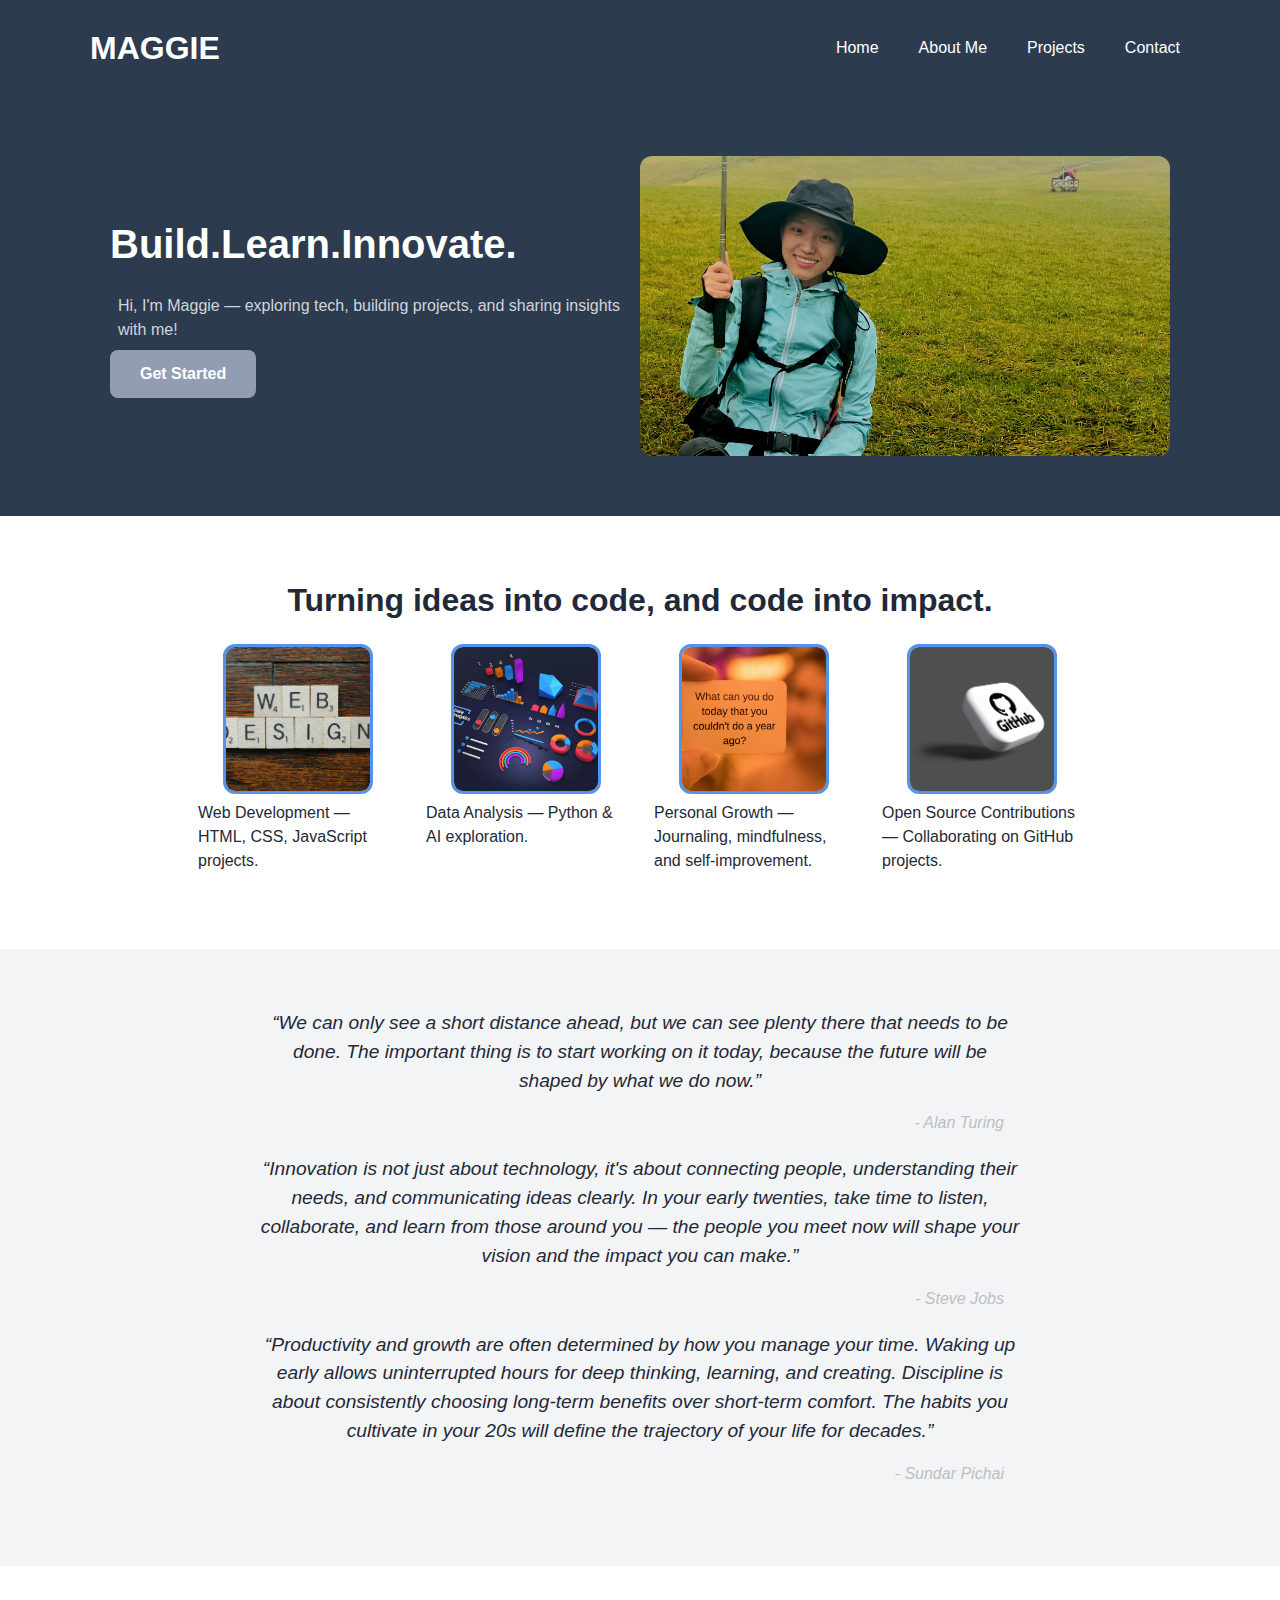
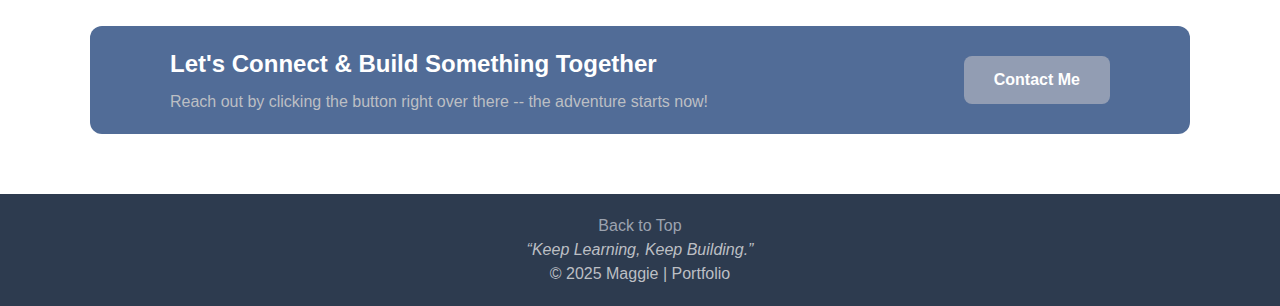
<file: index.html>
<!DOCTYPE html>
<html lang="en">
<head>
    <meta charset="UTF-8">
    <meta name="viewport" content="width=device-width, initial-scale=1.0">
    <title>Maggie Portfolio</title>
    <link rel="stylesheet" href="style.css">
</head>

<body>
    <!-- Header 区域 -->
    <header class="header">
        <div class="container">
        <div class="logo"><a href="index.html">MAGGIE</a></div>
        <nav>
            <ul class="nav">
                <li><a href="index.html">Home</a></li>
                <li><a href="about.html">About Me</a></li>
                <li><a href="projects.html">Projects</a></li>
                <li><a href="contact.html">Contact</a></li>
            </ul>
        </nav>
        </div>
    </header>

    <!-- Hero 区域 -->
    <div class="hero">
        <div class="container">
            <div class="hero-text">
                <h1>Build.Learn.Innovate.</h1>
                <p>Hi, I'm Maggie — exploring tech, building projects, and sharing insights with me!</p>
                <button class="hero-button">Get Started</button>
            </div>
            <div class="hero-image"></div>
        </div>
    </div>

    <!-- 四卡片内容区 -->
    <div class="content">
        <div class="container">
            <h2>Turning ideas into code, and code into impact.</h2>
            <div class="cards">
                <div class="card">
                    <a href="links">
                        <img src="images/web-develop.webp" alt="Web Development" class="card-img">
                    </a>
                    <p>Web Development — HTML, CSS, JavaScript projects.</p>
                </div>

                <div class="card">
                    <a href="links">
                        <img src="images/data-analysis.webp" alt="Data Analysis" class="card-img">
                    </a>
                    <p>Data Analysis — Python & AI exploration.</p>
                </div>

                <div class="card">
                    <a href="links">
                        <img src="images/personal-growth.webp" alt="Personal Growth" class="card-img">
                    </a>
                    <p>Personal Growth — Journaling, mindfulness, and self-improvement.</p>
                </div>

                <div class="card">
                    <a href="links">
                        <img src="images/open-sourse.webp" alt="Open Source Contributions" class="card-img">
                    </a>
                    <p>Open Source Contributions — Collaborating on GitHub projects.</p>
                </div>
            </div>
        </div>
    </div>

    <!-- Quote 区域 -->
    <div class="quote">
        <div class="container">
            <p class="quote-text">“We can only see a short distance ahead, but we can see plenty there that needs to be done. The important thing is to start working on it today, because the future will be shaped by what we do now.”</p>
            <span class="quote-author">- Alan Turing</span>
            <p class="quote-text">“Innovation is not just about technology, it's about connecting people, understanding their needs, and communicating ideas clearly. In your early twenties, take time to listen, collaborate, and learn from those around you — the people you meet now will shape your vision and the impact you can make.”</p>
            <span class="quote-author">- Steve Jobs</span>
            <p class="quote-text">“Productivity and growth are often determined by how you manage your time. Waking up early allows uninterrupted hours for deep thinking, learning, and creating. Discipline is about consistently choosing long-term benefits over short-term comfort. The habits you cultivate in your 20s will define the trajectory of your life for decades.”</p>
            <span class="quote-author">- Sundar Pichai</span>
        </div>
    </div>

    <!-- CTA 区域 -->
    <div class="cta">
    <div class="container">
        <div class="cta-text">
            <h3>Let's Connect & Build Something Together</h3>
            <p>Reach out by clicking the button right over there -- the adventure starts now!</p>
        </div>

        <div class="contact-dropdown">
            <button class="cta-button">Contact Me</button>
            <div class="contact-menu">
                <a href="mailto:cy2468729484@gmail.com" target="_blank">Email</a>
                <a href="https://www.instagram.com/lsyw.cici" target="_blank">Instagram</a>
            </div>
        </div>
    </div>
    </div>

    <!-- Footer -->
    <footer class="footer">
        <div class="container">
            <a href="#top">Back to Top</a>
            <p><em>“Keep Learning, Keep Building.”</em></p>
            <p>© 2025 Maggie | Portfolio</p>
        </div>
    </footer>
</body>
</html>
</file>
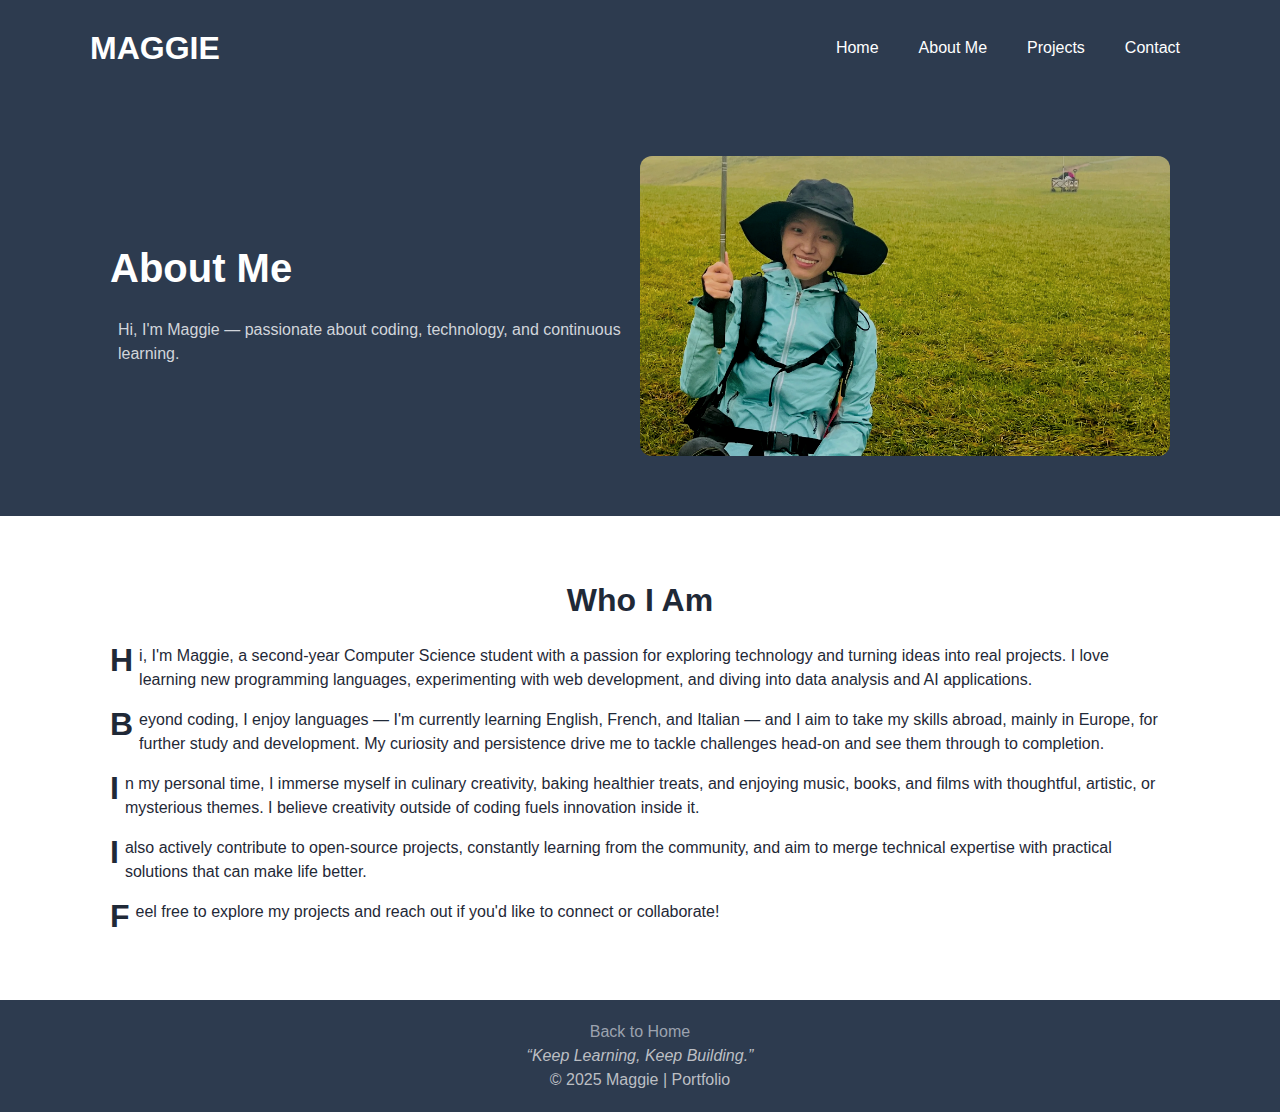
<file: about.html>
<!DOCTYPE html>
<html lang="en">
<head>
    <meta charset="UTF-8">
    <meta name="viewport" content="width=device-width, initial-scale=1.0">
    <title>About Me</title>
    <link rel="stylesheet" href="style.css">
</head>
<body>
    <!-- Header 区域 -->
    <header class="header">
        <div class="container">
            <div class="logo"><a href="index.html">MAGGIE</a></div>
            <nav>
                <ul class="nav">
                    <li><a href="index.html">Home</a></li>
                    <li><a href="about.html">About Me</a></li>
                    <li><a href="projects.html">Projects</a></li>
                    <li><a href="contact.html">Contact</a></li>
                </ul>
            </nav>
        </div>
    </header>

    <!-- Hero 区域 -->
    <div class="hero">
        <div class="container">
            <div class="hero-text">
                <h1>About Me</h1>
                <p>Hi, I'm Maggie — passionate about coding, technology, and continuous learning.</p>
            </div>
            <div class="hero-image"></div>
        </div>
    </div>

    <!-- About 内容区 -->
    <div class="content">
    <div class="container">
        <h2>Who I Am</h2>
        <p><span class="dropcap">H</span>i, I'm Maggie, a second-year Computer Science student with a passion for exploring technology and turning ideas into real projects. I love learning new programming languages, experimenting with web development, and diving into data analysis and AI applications.</p>

        <p><span class="dropcap">B</span>eyond coding, I enjoy languages — I'm currently learning English, French, and Italian — and I aim to take my skills abroad, mainly in Europe, for further study and development. My curiosity and persistence drive me to tackle challenges head-on and see them through to completion.</p>

        <p><span class="dropcap">I</span>n my personal time, I immerse myself in culinary creativity, baking healthier treats, and enjoying music, books, and films with thoughtful, artistic, or mysterious themes. I believe creativity outside of coding fuels innovation inside it.</p>

        <p><span class="dropcap">I</span> also actively contribute to open-source projects, constantly learning from the community, and aim to merge technical expertise with practical solutions that can make life better.</p>

        <p><span class="dropcap">F</span>eel free to explore my projects and reach out if you'd like to connect or collaborate!</p>
    </div>
    </div>




    <!-- Footer 区域 -->
    <footer class="footer">
        <div class="container">
            <a href="index.html">Back to Home</a>
            <p><em>“Keep Learning, Keep Building.”</em></p>
            <p>© 2025 Maggie | Portfolio</p>
        </div>
    </footer>
</body>
</html>
</file>
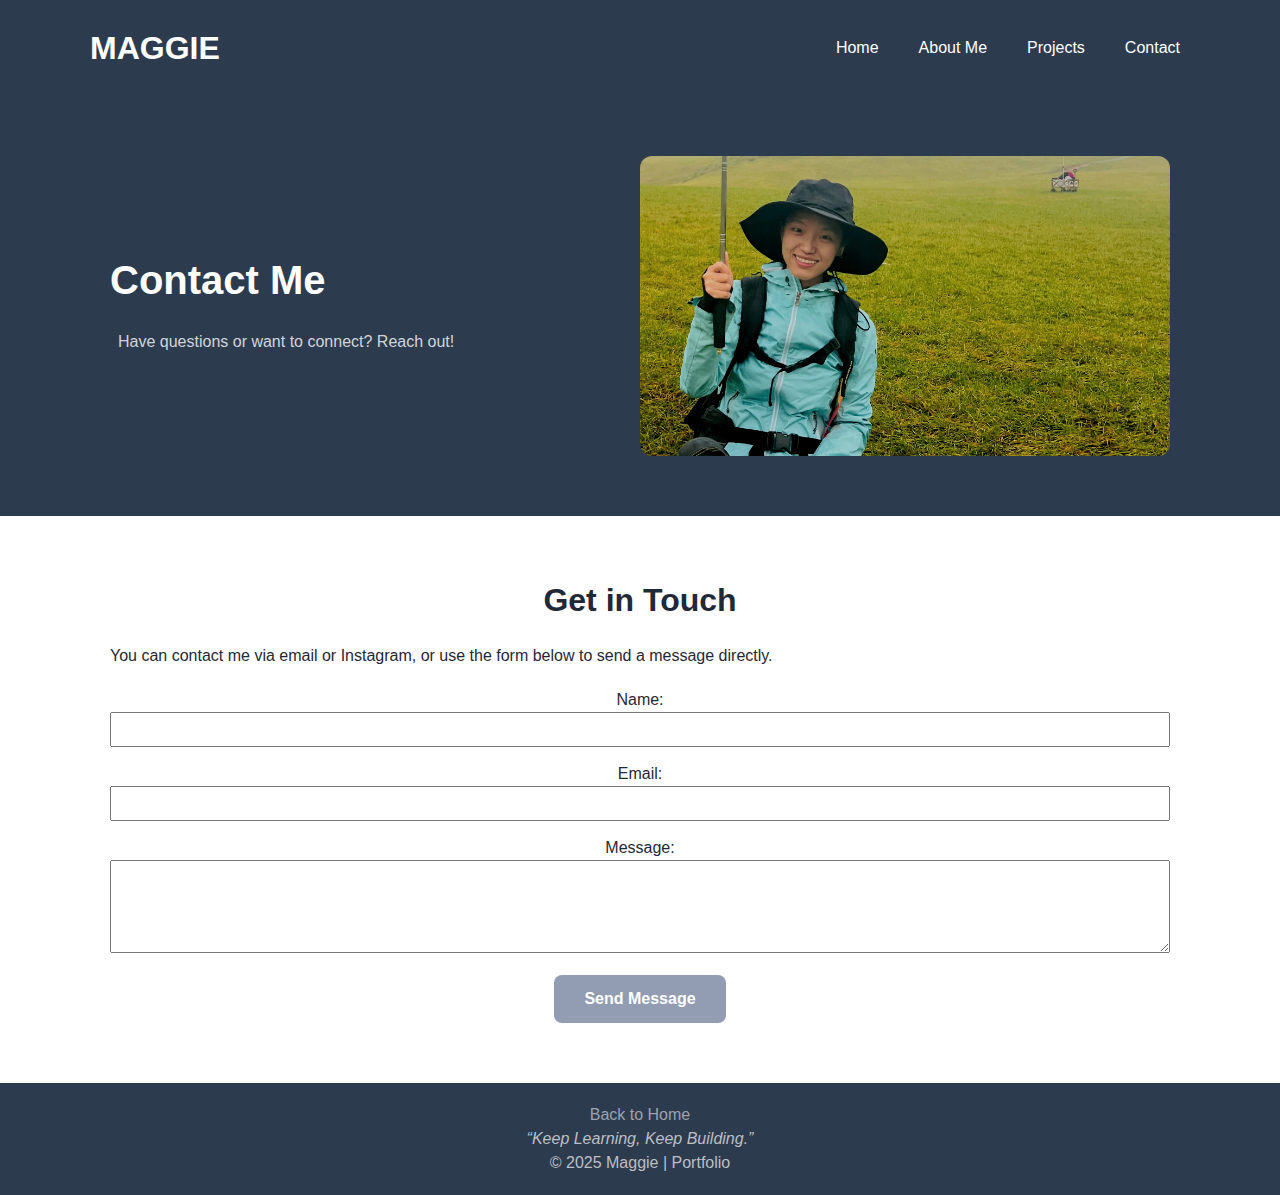
<file: contact.html>
<!DOCTYPE html>
<html lang="en">
<head>
    <meta charset="UTF-8">
    <meta name="viewport" content="width=device-width, initial-scale=1.0">
    <title>Contact Me</title>
    <link rel="stylesheet" href="style.css">
</head>
<body>
    <!-- Header 区域 -->
    <header class="header">
        <div class="container">
            <div class="logo"><a href="index.html">MAGGIE</a></div>
            <nav>
                <ul class="nav">
                    <li><a href="index.html">Home</a></li>
                    <li><a href="about.html">About Me</a></li>
                    <li><a href="projects.html">Projects</a></li>
                    <li><a href="contact.html">Contact</a></li>
                </ul>
            </nav>
        </div>
    </header>

    <!-- Hero 区域 -->
    <div class="hero">
        <div class="container">
            <div class="hero-text">
                <h1>Contact Me</h1>
                <p>Have questions or want to connect? Reach out!</p>
            </div>
            <div class="hero-image"></div>
        </div>
    </div>

    <!-- Contact 内容区 -->
    <div class="content">
        <div class="container">
            <h2>Get in Touch</h2>
            <p>You can contact me via email or Instagram, or use the form below to send a message directly.</p>

            <form action="#" method="POST" style="margin-top: 20px;">
                <label for="name">Name:</label><br>
                <input type="text" id="name" name="name" style="padding:8px; width:100%; margin-bottom:15px;"><br>

                <label for="email">Email:</label><br>
                <input type="email" id="email" name="email" style="padding:8px; width:100%; margin-bottom:15px;"><br>

                <label for="message">Message:</label><br>
                <textarea id="message" name="message" rows="5" style="padding:8px; width:100%; margin-bottom:15px;"></textarea><br>

                <button type="submit" class="hero-button">Send Message</button>
            </form>
        </div>
    </div>

    <!-- Footer 区域 -->
    <footer class="footer">
        <div class="container">
            <a href="index.html">Back to Home</a>
            <p><em>“Keep Learning, Keep Building.”</em></p>
            <p>© 2025 Maggie | Portfolio</p>
        </div>
    </footer>
</body>
</html>
</file>
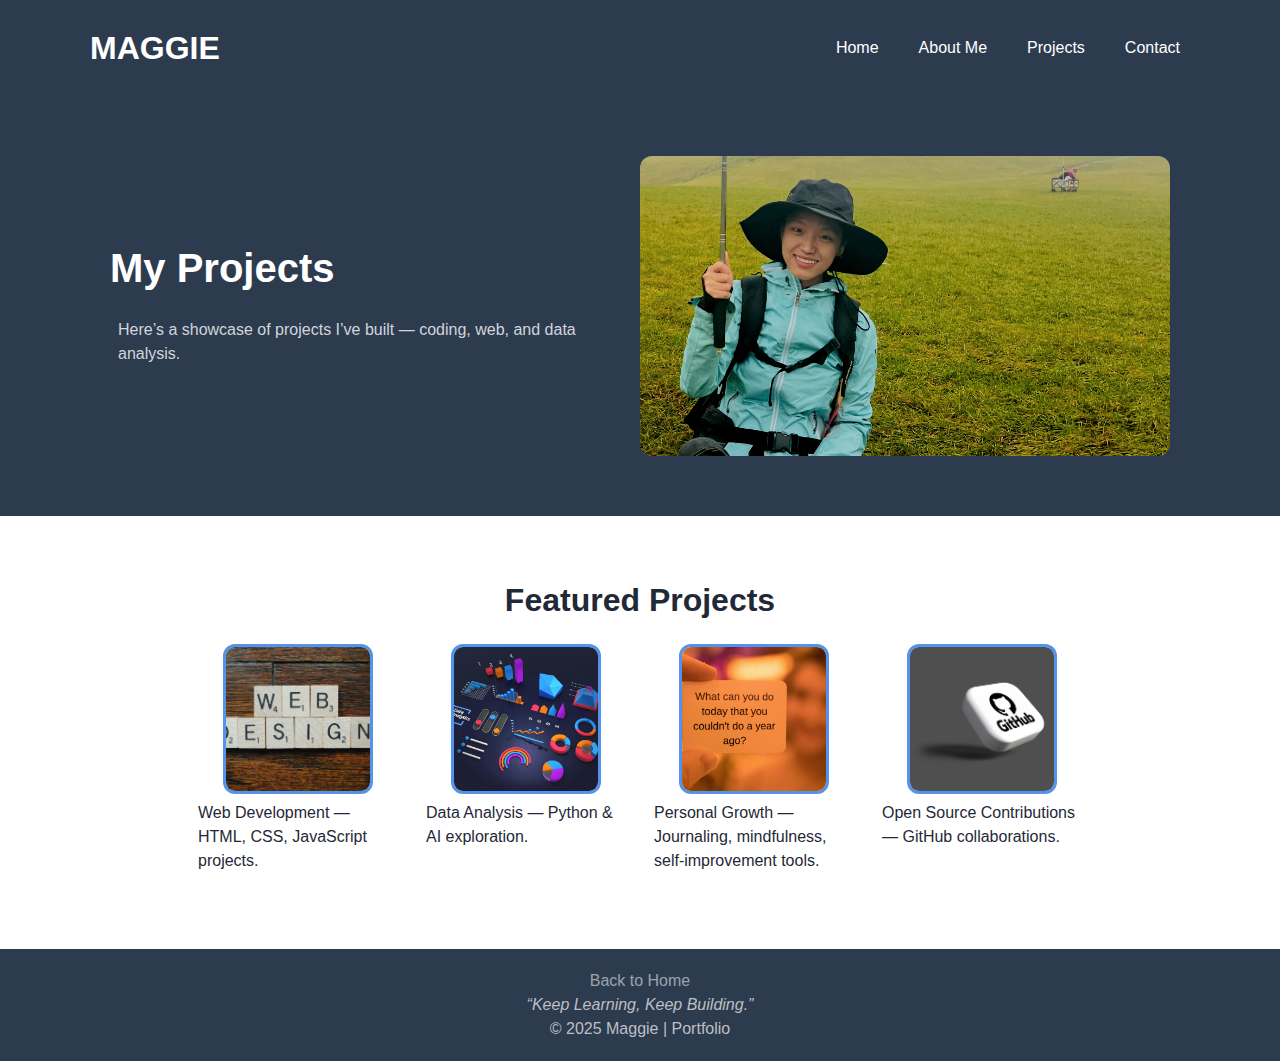
<file: projects.html>
<!DOCTYPE html>
<html lang="en">
<head>
    <meta charset="UTF-8">
    <meta name="viewport" content="width=device-width, initial-scale=1.0">
    <title>Projects</title>
    <link rel="stylesheet" href="style.css">
</head>
<body>
    <!-- Header 区域 -->
    <header class="header">
        <div class="container">
            <div class="logo"><a href="index.html">MAGGIE</a></div>
            <nav>
                <ul class="nav">
                    <li><a href="index.html">Home</a></li>
                    <li><a href="about.html">About Me</a></li>
                    <li><a href="projects.html">Projects</a></li>
                    <li><a href="contact.html">Contact</a></li>
                </ul>
            </nav>
        </div>
    </header>

    <!-- Hero 区域 -->
    <div class="hero">
        <div class="container">
            <div class="hero-text">
                <h1>My Projects</h1>
                <p>Here’s a showcase of projects I’ve built — coding, web, and data analysis.</p>
            </div>
            <div class="hero-image"></div>
        </div>
    </div>

    <!-- Projects 内容区 -->
    <div class="content">
        <div class="container">
            <h2>Featured Projects</h2>
            <div class="cards">
                <div class="card">
                    <a href="#">
                        <img src="images/web-develop.webp" alt="Web Development" class="card-img">
                    </a>
                    <p>Web Development — HTML, CSS, JavaScript projects.</p>
                </div>
                <div class="card">
                    <a href="#">
                        <img src="images/data-analysis.webp" alt="Data Analysis" class="card-img">
                    </a>
                    <p>Data Analysis — Python & AI exploration.</p>
                </div>
                <div class="card">
                    <a href="#">
                        <img src="images/personal-growth.webp" alt="Personal Growth" class="card-img">
                    </a>
                    <p>Personal Growth — Journaling, mindfulness, self-improvement tools.</p>
                </div>
                <div class="card">
                    <a href="#">
                        <img src="images/open-sourse.webp" alt="Open Source" class="card-img">
                    </a>
                    <p>Open Source Contributions — GitHub collaborations.</p>
                </div>
            </div>
        </div>
    </div>


    <!-- Footer 区域 -->
    <footer class="footer">
        <div class="container">
            <a href="index.html">Back to Home</a>
            <p><em>“Keep Learning, Keep Building.”</em></p>
            <p>© 2025 Maggie | Portfolio</p>
        </div>
    </footer>
</body>
</html>
</file>
<file: style.css>
/* Reset / variables */
* {box-sizing: border-box;}
:root {
  --max-w: 1100px; /* 最大宽度 */
  --gap: 20px; /* 间距 */
  --primary-color: #2d3b4f;
  --secondary-color: #516c97;
  --dark: #1f2937;
  --muted: #bcbfc4;
  --bg: #ffffff;    
  --button: #929db3;
  --accent-color: #5493eb;
}
body{
  margin:0;
  padding:0;
  font-family: Arial, "Helvetica Neue", Helvetica, sans-serif;
  color: var(--dark);
  background: var(--bg);
  line-height: 1.5;
}

/* Base（body, h1, p, a） */
.container {
  padding: 0 var(--gap);
  max-width: var(--max-w);
  margin: 0 auto;
  width: 100%;    
}
/* Typography */
h1,h2,h3,p { margin:0; } /* 去掉全局 margin，防止多余空白 */
h1 { font-size: 2.5rem; margin-bottom: var(--gap);}
h2 { font-size: 2rem; margin-bottom: var(--gap);}
h3 { font-size: 1.5rem; margin-bottom: 8px;}
p { color: var(--muted); }

/*links*/
a { color: inherit; text-decoration: none; }

.footer a {
    color: #9ca3af;
    transition: .2s;
    margin-bottom: 2px;
}

.footer a:hover {
    color: #fff;
}

/*headers*/
.header {
    width: 100%;         
    background: var(--primary-color);
    color: #fff;
}
.header .container {
    max-width: var(--max-w);
    display: flex;
    justify-content: space-between;
    align-items: center;
    padding: var(--gap) 0;
}

/*logos*/
.logo { font-weight: bold; font-size: 2rem; }
/* Nav */
.nav { display: flex; gap: var(--gap); }
.nav li { list-style: none; }
.nav a {
    padding: 10px;
    border-bottom: 2px solid transparent;
    transition: border-color 0.3s;
}
.nav a:hover { border-color: var(--accent-color); }

/*hero*/
.hero {
    background: var(--primary-color);
    color: #fff;
    padding: 60px 0;
}
.hero .container {
    display: flex;
    align-items: center;
    justify-content: space-between;
}
.hero-text { max-width: 50%; flex:1; }
.hero-text p { color: #d1d5db; margin:8px; }
.hero-image {
    width: 50%;
    min-height: 300px;
    border-radius: 12px;
    background-image: url('images/hero-image.webp');
    background-size: cover;
    background-position: center;
    filter: 
        brightness(0.85)     
        contrast(1.15)       
        saturate(0.90)     
        hue-rotate(-8deg);  
}

/* Buttons */
.hero-button,.cta-button{
    background: var(--button);
    color: #fff;
    border: none;
    padding: 15px 30px;
    border-radius: 8px;
    cursor: pointer;
    font-size: 1rem;
    font-weight: 600;
    transition: background 0.3s;
}
.hero-button:hover,.cta-button:hover {
    background: var(--accent-color);
    opacity:0.95;
}

/*content section*/ 
.content {
    padding: 60px 0; /* 统一间距 */
}
.content .container { text-align:center; }

/* Cards */
.cards{
    display:flex;
    gap: 28px;
    justify-content:center;
    flex-wrap: wrap;
}
.card{
    width: 200px;
    display:flex;
    flex-direction:column;
    align-items:center;
    text-align:center;
}
.card-img {
    width:150px;
    height:150px;
    border: 3px solid var(--accent-color);
    border-radius:12px;
    object-fit: cover;  
}

/*quote*/
.quote {
    background: #f3f4f6;
    padding: 60px 0; /* 统一间距 */
    font-style: italic;
    color: var(--muted);
}
.quote .container { max-width: 800px; }
.quote-text { font-style: italic; color: var(--dark); font-size: 1.2rem; text-align:center; }
.quote-author { display:block; margin:16px; margin-bottom:20px;color: var(--muted); font-weight:500; text-align:right;}

/*cta*/
.cta {
    color: #fff;
}
.cta .container {
    margin: 60px auto;
    padding: var(--gap) 80px;
    border-radius: 12px;
    background: #516c97;
    display: flex;
    align-items: center;
    justify-content: space-between;
    max-width: var(--max-w);
}

.contact-dropdown {
    position: relative;
}

.contact-menu {
    display: none;
    position: absolute;
    top: 100%;          /* <<< 关键：紧贴按钮底部 */
    right: 0;
    background: #fff;
    padding: 12px 0;
    border-radius: 10px;
    min-width: 160px;
    box-shadow: 0 4px 12px rgba(0,0,0,0.15);
    z-index: 10;
}

.contact-menu a {
    display: block;
    padding: 10px 20px;
    text-decoration: none;
    color: #516c97;
    font-weight: 500;
}

.contact-menu a:hover {
    background: #f3f5f9;
}

.contact-dropdown:hover .contact-menu {
    display: block;
}

/* Footer */
.footer {
    background: var(--primary-color);
    text-align: center;
    padding: 20px 0;
}

.dropcap {
    float: left;
    font-size: 2em; /* 首字母放大 */
    font-weight: bold;
    line-height: 1;
    margin-right: 6px;
    color: var(--dark); /* 或自定义深色 */
}
.content p {
    color: var(--dark);
    text-align: left; /* 默认左对齐更易读 */
    margin-bottom: 1em;
}
</file>
